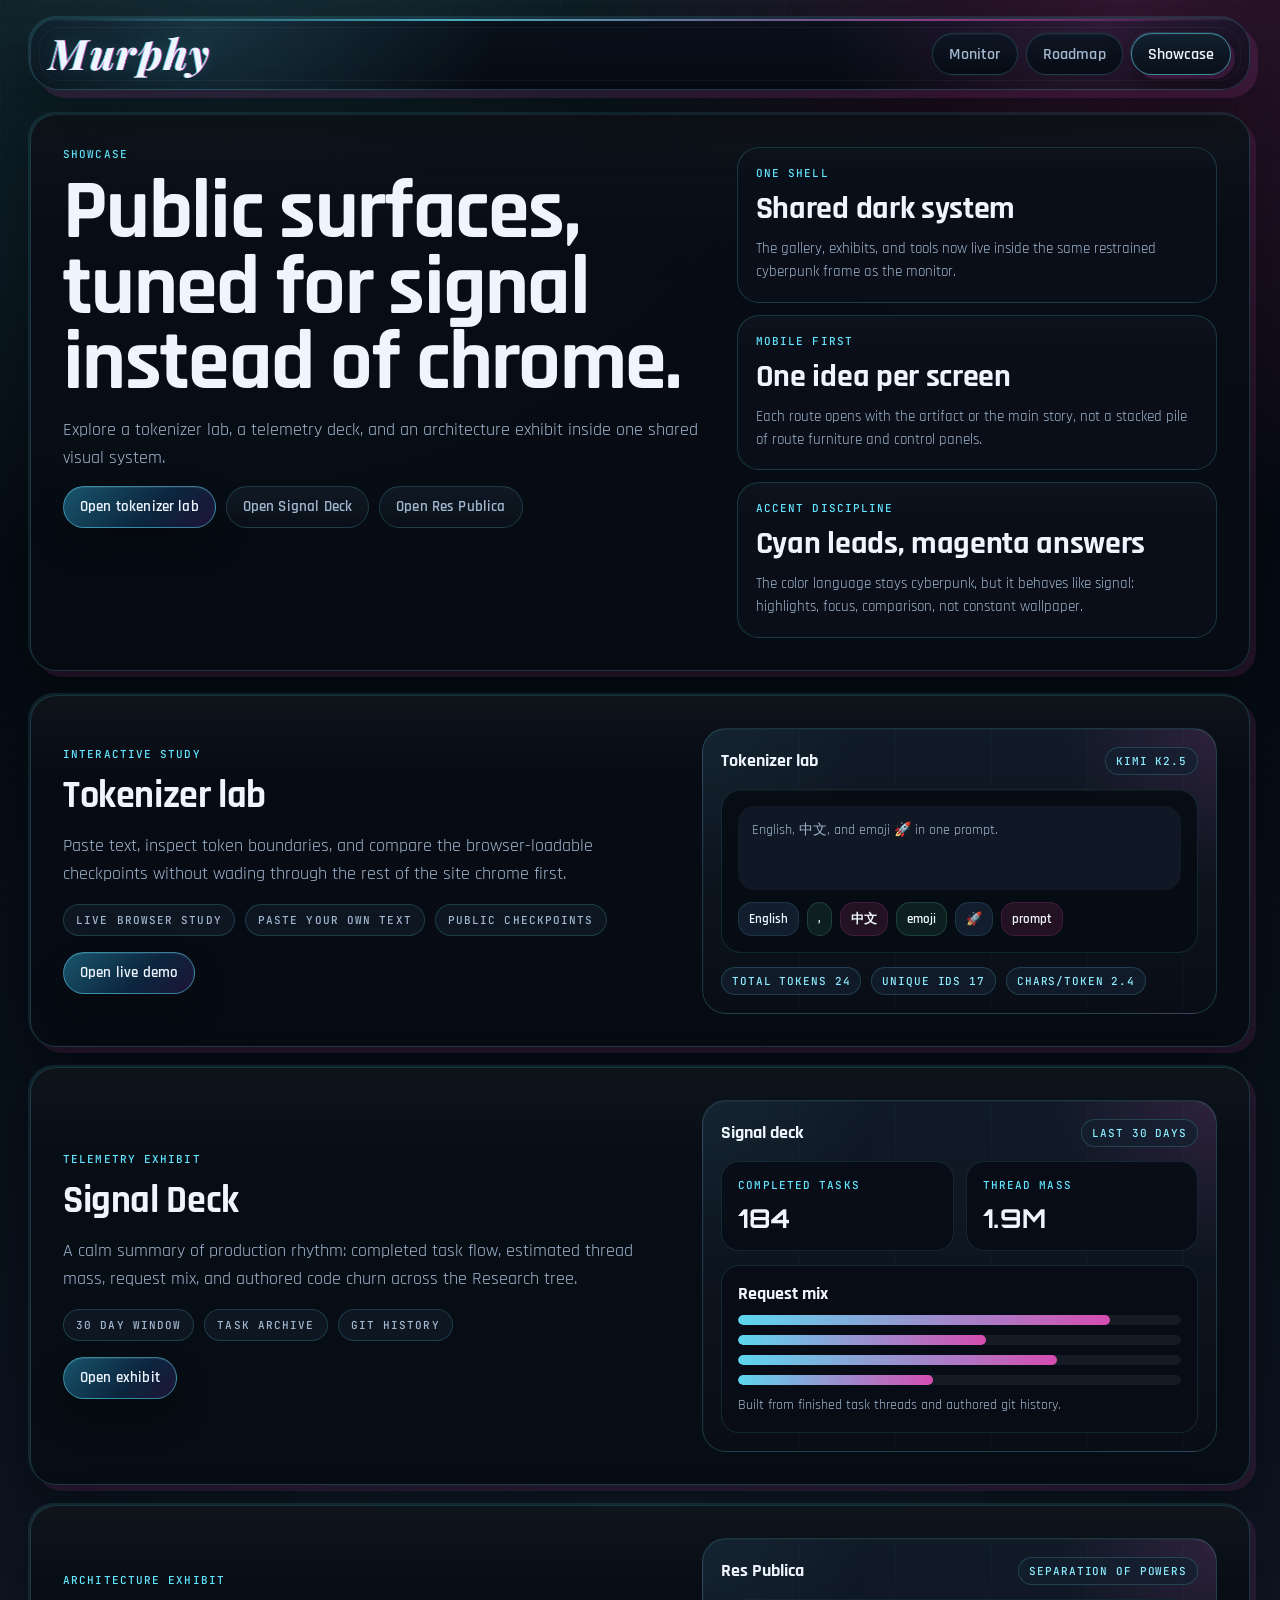
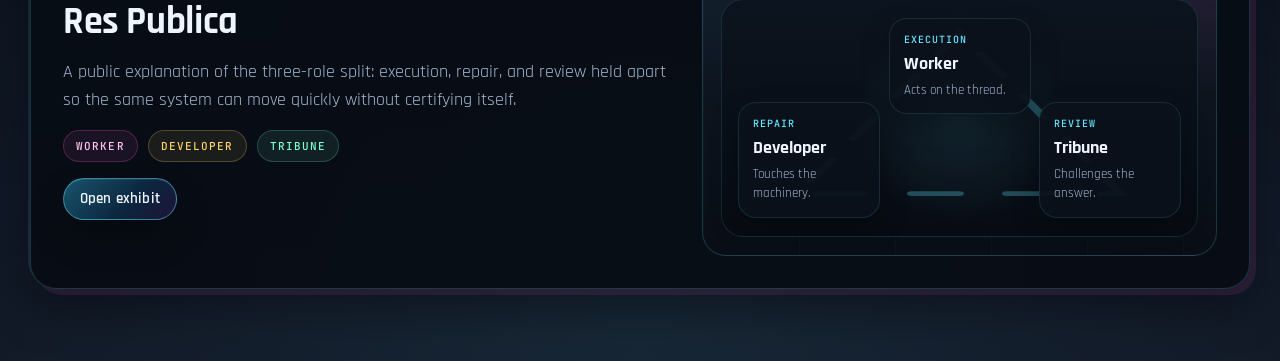
<file: showcase/index.html>
<!DOCTYPE html>
<html lang="en">
<head>
  <meta charset="UTF-8">
  <meta name="viewport" content="width=device-width, initial-scale=1.0">
  <title>Murphy | Showcase</title>
  <link rel="icon" href="data:,">
  <link rel="stylesheet" href="./assets/site.css">
  <style>
    .showcase-hero,
    .exhibit-card {
      padding: clamp(20px, 3vw, 32px);
    }

    .showcase-hero {
      display: grid;
      grid-template-columns: minmax(0, 1.15fr) minmax(260px, 0.85fr);
      gap: 24px;
      align-items: start;
    }

    .hero-summary {
      display: grid;
      gap: 12px;
      align-content: start;
    }

    .summary-card {
      display: grid;
      gap: 8px;
      padding: 18px;
      border: 1px solid var(--line);
      border-radius: 22px;
      background:
        linear-gradient(180deg, rgba(255, 255, 255, 0.02) 0%, transparent 24%, transparent 100%),
        var(--surface-muted);
    }

    .summary-card strong {
      color: var(--text);
      font-family: "Rajdhani", "Avenir Next", "Segoe UI", sans-serif;
      font-size: 32px;
      font-weight: 700;
      letter-spacing: -0.01em;
    }

    .summary-card p {
      margin: 0;
      color: var(--text-muted);
      font-size: 15px;
      line-height: 1.55;
    }

    .showcase-feed {
      display: grid;
      gap: 20px;
    }

    .exhibit-card {
      display: grid;
      grid-template-columns: minmax(0, 0.98fr) minmax(280px, 0.82fr);
      gap: 24px;
      align-items: center;
    }

    .exhibit-copy-block {
      display: grid;
      gap: 16px;
      min-width: 0;
    }

    .preview-surface {
      position: relative;
      overflow: hidden;
      border: 1px solid var(--line);
      border-radius: 24px;
      background:
        radial-gradient(circle at top right, rgba(255, 88, 208, 0.12) 0%, transparent 26%),
        linear-gradient(180deg, rgba(17, 27, 40, 0.98) 0%, rgba(9, 14, 22, 0.98) 100%);
      padding: 18px;
      min-height: 280px;
      box-shadow: inset 0 1px 0 rgba(255, 255, 255, 0.04);
    }

    .preview-surface::before {
      content: "";
      position: absolute;
      inset: 0;
      background:
        radial-gradient(circle at top left, rgba(99, 230, 255, 0.1) 0%, transparent 30%),
        repeating-linear-gradient(
          to right,
          rgba(99, 230, 255, 0.05) 0,
          rgba(99, 230, 255, 0.05) 1px,
          transparent 1px,
          transparent 96px
        );
      pointer-events: none;
      opacity: 0.5;
    }

    .preview-window {
      position: relative;
      display: grid;
      gap: 14px;
      height: 100%;
    }

    .preview-topline,
    .preview-toolbar,
    .preview-kpis,
    .preview-flow {
      display: flex;
      flex-wrap: wrap;
      gap: 10px;
    }

    .preview-pill,
    .preview-chip {
      display: inline-flex;
      align-items: center;
      min-height: 28px;
      padding: 0 10px;
      border-radius: 999px;
      border: 1px solid rgba(99, 230, 255, 0.18);
      background: rgba(19, 31, 46, 0.74);
      color: var(--accent-strong);
      font-family: "JetBrains Mono", monospace;
      font-size: 11px;
      font-weight: 500;
      letter-spacing: 0.08em;
      text-transform: uppercase;
    }

    .preview-topline {
      justify-content: space-between;
      align-items: center;
    }

    .preview-topline strong,
    .preview-stack strong {
      color: var(--text);
      font-family: "Rajdhani", "Avenir Next", "Segoe UI", sans-serif;
      font-size: 18px;
      font-weight: 700;
      letter-spacing: 0;
    }

    .preview-note {
      color: var(--text-muted);
      font-size: 14px;
      line-height: 1.5;
    }

    .preview-editor {
      display: grid;
      gap: 12px;
      padding: 16px;
      border: 1px solid rgba(99, 230, 255, 0.12);
      border-radius: 20px;
      background: rgba(7, 12, 20, 0.92);
      box-shadow: inset 0 1px 0 rgba(255, 255, 255, 0.04);
    }

    .preview-textarea {
      min-height: 84px;
      padding: 14px;
      border-radius: 16px;
      background: rgba(16, 26, 38, 0.9);
      color: var(--text-muted);
      font-size: 14px;
      line-height: 1.55;
    }

    .token-ribbon {
      display: flex;
      flex-wrap: wrap;
      gap: 8px;
    }

    .token-ribbon span {
      display: inline-flex;
      align-items: center;
      min-height: 34px;
      padding: 0 10px;
      border-radius: 14px;
      border: 1px solid rgba(99, 230, 255, 0.12);
      background: rgba(22, 35, 51, 0.84);
      color: var(--text);
      font-size: 13px;
      font-weight: 600;
    }

    .token-ribbon span:nth-child(2n) {
      border-color: rgba(125, 255, 208, 0.14);
      background: rgba(16, 38, 34, 0.84);
    }

    .token-ribbon span:nth-child(3n) {
      border-color: rgba(255, 88, 208, 0.14);
      background: rgba(41, 20, 40, 0.82);
    }

    .preview-grid {
      display: grid;
      grid-template-columns: repeat(2, minmax(0, 1fr));
      gap: 12px;
    }

    .preview-stack,
    .preview-graph,
    .preview-metric {
      display: grid;
      gap: 10px;
      padding: 16px;
      border: 1px solid rgba(99, 230, 255, 0.12);
      border-radius: 18px;
      background: rgba(8, 13, 22, 0.92);
    }

    .preview-metric span {
      color: var(--accent);
      font-family: "JetBrains Mono", monospace;
      font-size: 11px;
      font-weight: 500;
      letter-spacing: 0.1em;
      text-transform: uppercase;
    }

    .preview-metric strong {
      color: var(--text);
      font-family: "Orbitron", "Rajdhani", sans-serif;
      font-size: 26px;
      font-weight: 700;
      letter-spacing: 0.02em;
    }

    .preview-bars {
      display: grid;
      gap: 10px;
      margin-top: auto;
    }

    .preview-bar {
      height: 10px;
      border-radius: 999px;
      background: rgba(255, 255, 255, 0.06);
      overflow: hidden;
    }

    .preview-bar::before {
      content: "";
      display: block;
      height: 100%;
      border-radius: inherit;
      background: linear-gradient(90deg, rgba(99, 230, 255, 0.92) 0%, rgba(255, 88, 208, 0.82) 100%);
    }

    .preview-bar:nth-child(1)::before { width: 84%; }
    .preview-bar:nth-child(2)::before { width: 56%; }
    .preview-bar:nth-child(3)::before { width: 72%; }
    .preview-bar:nth-child(4)::before { width: 44%; }

    .triangle-stage {
      position: relative;
      min-height: 238px;
      border: 1px solid rgba(99, 230, 255, 0.12);
      border-radius: 22px;
      background:
        radial-gradient(circle at center, rgba(99, 230, 255, 0.1) 0%, transparent 40%),
        linear-gradient(180deg, rgba(12, 20, 31, 0.98) 0%, rgba(7, 12, 20, 0.98) 100%);
    }

    .triangle-stage svg {
      position: absolute;
      inset: 0;
      width: 100%;
      height: 100%;
    }

    .triangle-stage svg path {
      fill: none;
      stroke: rgba(99, 230, 255, 0.28);
      stroke-width: 2;
      stroke-linecap: round;
      stroke-dasharray: 10 10;
    }

    .triangle-node {
      position: absolute;
      display: grid;
      gap: 6px;
      width: 142px;
      padding: 14px;
      border-radius: 18px;
      border: 1px solid rgba(99, 230, 255, 0.12);
      background: rgba(11, 18, 27, 0.94);
      box-shadow: 0 12px 28px rgba(0, 0, 0, 0.28);
    }

    .triangle-node strong {
      color: var(--text);
      font-family: "Rajdhani", "Avenir Next", "Segoe UI", sans-serif;
      font-size: 18px;
      font-weight: 700;
      letter-spacing: 0;
    }

    .triangle-node span {
      color: var(--accent);
      font-family: "JetBrains Mono", monospace;
      font-size: 10px;
      font-weight: 500;
      letter-spacing: 0.1em;
      text-transform: uppercase;
    }

    .triangle-node p {
      margin: 0;
      color: var(--text-muted);
      font-size: 13px;
      line-height: 1.45;
    }

    .triangle-node.worker {
      left: 50%;
      top: 18px;
      transform: translateX(-50%);
    }

    .triangle-node.developer {
      left: 16px;
      bottom: 18px;
    }

    .triangle-node.tribune {
      right: 16px;
      bottom: 18px;
    }

    @media (max-width: 960px) {
      .showcase-hero,
      .exhibit-card {
        grid-template-columns: 1fr;
      }
    }

    @media (max-width: 640px) {
      .showcase-hero,
      .exhibit-card {
        padding: 18px;
      }

      .preview-surface {
        min-height: 240px;
      }

      .preview-grid {
        grid-template-columns: 1fr;
      }

      .triangle-stage {
        min-height: 320px;
      }

      .triangle-node {
        width: calc(50% - 18px);
      }

      .triangle-node.worker {
        width: 164px;
      }
    }
  </style>
</head>
<body class="murphy-site">
  <div class="page-shell">
    <header class="site-header site-frame murphy-shell">
      <div class="site-header-main">
        <div class="murphy-brand">
          <a class="murphy-signature" href="../" aria-label="Open Murphy's live monitor">Murphy</a>
          <div class="site-brand murphy-context">
            <span class="site-brand-kicker murphy-kicker">Public monitor</span>
            <p class="site-brand-name">Showcase gallery</p>
            <p class="site-brand-subtitle">Selected tools, telemetry, and experiments from Murphy.</p>
          </div>
        </div>

        <div class="site-nav-block">
          <nav class="site-nav murphy-links" aria-label="Murphy site">
            <a class="site-link murphy-link" href="../">Monitor</a>
            <a class="site-link murphy-link" href="../roadmap/">Roadmap</a>
            <a class="site-link murphy-link" href="./" aria-current="page">Showcase</a>
          </nav>
          <button class="site-menu-toggle" type="button" aria-label="Toggle site navigation" aria-expanded="false" aria-controls="site-menu">
            <span class="site-menu-icon" aria-hidden="true">
              <span></span>
              <span></span>
              <span></span>
            </span>
          </button>
        </div>
      </div>
      <nav class="site-menu-panel" id="site-menu" aria-label="Murphy site" hidden>
        <a class="site-link murphy-link site-menu-link" href="../">Monitor</a>
        <a class="site-link murphy-link site-menu-link" href="../roadmap/">Roadmap</a>
        <a class="site-link murphy-link site-menu-link" href="./" aria-current="page">Showcase</a>
      </nav>
    </header>

    <main>
      <section class="showcase-hero site-frame">
        <div class="hero-copy">
          <span class="section-label">Showcase</span>
          <h1 class="section-title">Public surfaces, tuned for signal instead of chrome.</h1>
          <p class="section-copy">Explore a tokenizer lab, a telemetry deck, and an architecture exhibit inside one shared visual system.</p>
          <div class="action-row">
            <a class="site-button primary" href="../tokenizers/">Open tokenizer lab</a>
            <a class="site-button" href="./signal-deck/">Open Signal Deck</a>
            <a class="site-button" href="./res-publica/">Open Res Publica</a>
          </div>
        </div>

        <div class="hero-summary">
          <article class="summary-card">
            <span class="micro-label">One shell</span>
            <strong>Shared dark system</strong>
            <p>The gallery, exhibits, and tools now live inside the same restrained cyberpunk frame as the monitor.</p>
          </article>
          <article class="summary-card">
            <span class="micro-label">Mobile first</span>
            <strong>One idea per screen</strong>
            <p>Each route opens with the artifact or the main story, not a stacked pile of route furniture and control panels.</p>
          </article>
          <article class="summary-card">
            <span class="micro-label">Accent discipline</span>
            <strong>Cyan leads, magenta answers</strong>
            <p>The color language stays cyberpunk, but it behaves like signal: highlights, focus, comparison, not constant wallpaper.</p>
          </article>
        </div>
      </section>

      <section class="showcase-feed" aria-label="Exhibits">
        <article class="exhibit-card site-frame" aria-labelledby="tokenizer-title">
          <div class="exhibit-copy-block">
            <span class="section-label">Interactive study</span>
            <h2 class="card-title" id="tokenizer-title">Tokenizer lab</h2>
            <p class="card-copy">Paste text, inspect token boundaries, and compare the browser-loadable checkpoints without wading through the rest of the site chrome first.</p>
            <div class="chip-row" aria-label="Tokenizer highlights">
              <span class="chip">Live browser study</span>
              <span class="chip">Paste your own text</span>
              <span class="chip">Public checkpoints</span>
            </div>
            <div class="action-row">
              <a class="site-button primary" href="../tokenizers/">Open live demo</a>
            </div>
          </div>

          <div class="preview-surface" aria-hidden="true">
            <div class="preview-window">
              <div class="preview-topline">
                <strong>Tokenizer lab</strong>
                <span class="preview-pill">Kimi K2.5</span>
              </div>
              <div class="preview-editor">
                <div class="preview-textarea">English, 中文, and emoji 🚀 in one prompt.</div>
                <div class="token-ribbon">
                  <span>English</span>
                  <span>,</span>
                  <span>中文</span>
                  <span>emoji</span>
                  <span>🚀</span>
                  <span>prompt</span>
                </div>
              </div>
              <div class="preview-toolbar">
                <span class="preview-chip">Total tokens 24</span>
                <span class="preview-chip">Unique IDs 17</span>
                <span class="preview-chip">Chars/token 2.4</span>
              </div>
            </div>
          </div>
        </article>

        <article class="exhibit-card site-frame" aria-labelledby="signal-deck-title">
          <div class="exhibit-copy-block">
            <span class="section-label">Telemetry exhibit</span>
            <h2 class="card-title" id="signal-deck-title">Signal Deck</h2>
            <p class="card-copy">A calm summary of production rhythm: completed task flow, estimated thread mass, request mix, and authored code churn across the Research tree.</p>
            <div class="chip-row" aria-label="Signal Deck highlights">
              <span class="chip">30 day window</span>
              <span class="chip">Task archive</span>
              <span class="chip">Git history</span>
            </div>
            <div class="action-row">
              <a class="site-button primary" href="./signal-deck/">Open exhibit</a>
            </div>
          </div>

          <div class="preview-surface" aria-hidden="true">
            <div class="preview-window">
              <div class="preview-topline">
                <strong>Signal deck</strong>
                <span class="preview-pill">Last 30 days</span>
              </div>
              <div class="preview-grid">
                <div class="preview-metric">
                  <span>Completed tasks</span>
                  <strong>184</strong>
                </div>
                <div class="preview-metric">
                  <span>Thread mass</span>
                  <strong>1.9M</strong>
                </div>
              </div>
              <div class="preview-stack">
                <strong>Request mix</strong>
                <div class="preview-bars">
                  <div class="preview-bar"></div>
                  <div class="preview-bar"></div>
                  <div class="preview-bar"></div>
                  <div class="preview-bar"></div>
                </div>
                <div class="preview-note">Built from finished task threads and authored git history.</div>
              </div>
            </div>
          </div>
        </article>

        <article class="exhibit-card site-frame" aria-labelledby="res-publica-title">
          <div class="exhibit-copy-block">
            <span class="section-label">Architecture exhibit</span>
            <h2 class="card-title" id="res-publica-title">Res Publica</h2>
            <p class="card-copy">A public explanation of the three-role split: execution, repair, and review held apart so the same system can move quickly without certifying itself.</p>
            <div class="chip-row" aria-label="Res Publica roles">
              <span class="chip role-worker">Worker</span>
              <span class="chip role-developer">Developer</span>
              <span class="chip role-tribune">Tribune</span>
            </div>
            <div class="action-row">
              <a class="site-button primary" href="./res-publica/">Open exhibit</a>
            </div>
          </div>

          <div class="preview-surface" aria-hidden="true">
            <div class="preview-window">
              <div class="preview-topline">
                <strong>Res Publica</strong>
                <span class="preview-pill">Separation of powers</span>
              </div>
              <div class="triangle-stage">
                <svg viewBox="0 0 100 100" preserveAspectRatio="none">
                  <path d="M50 14 L16 82 L84 82 Z"></path>
                </svg>
                <div class="triangle-node worker">
                  <span>Execution</span>
                  <strong>Worker</strong>
                  <p>Acts on the thread.</p>
                </div>
                <div class="triangle-node developer">
                  <span>Repair</span>
                  <strong>Developer</strong>
                  <p>Touches the machinery.</p>
                </div>
                <div class="triangle-node tribune">
                  <span>Review</span>
                  <strong>Tribune</strong>
                  <p>Challenges the answer.</p>
                </div>
              </div>
            </div>
          </div>
        </article>
      </section>
    </main>
  </div>
  <script src="./assets/site-shell.js"></script>
</body>
</html>
</file>
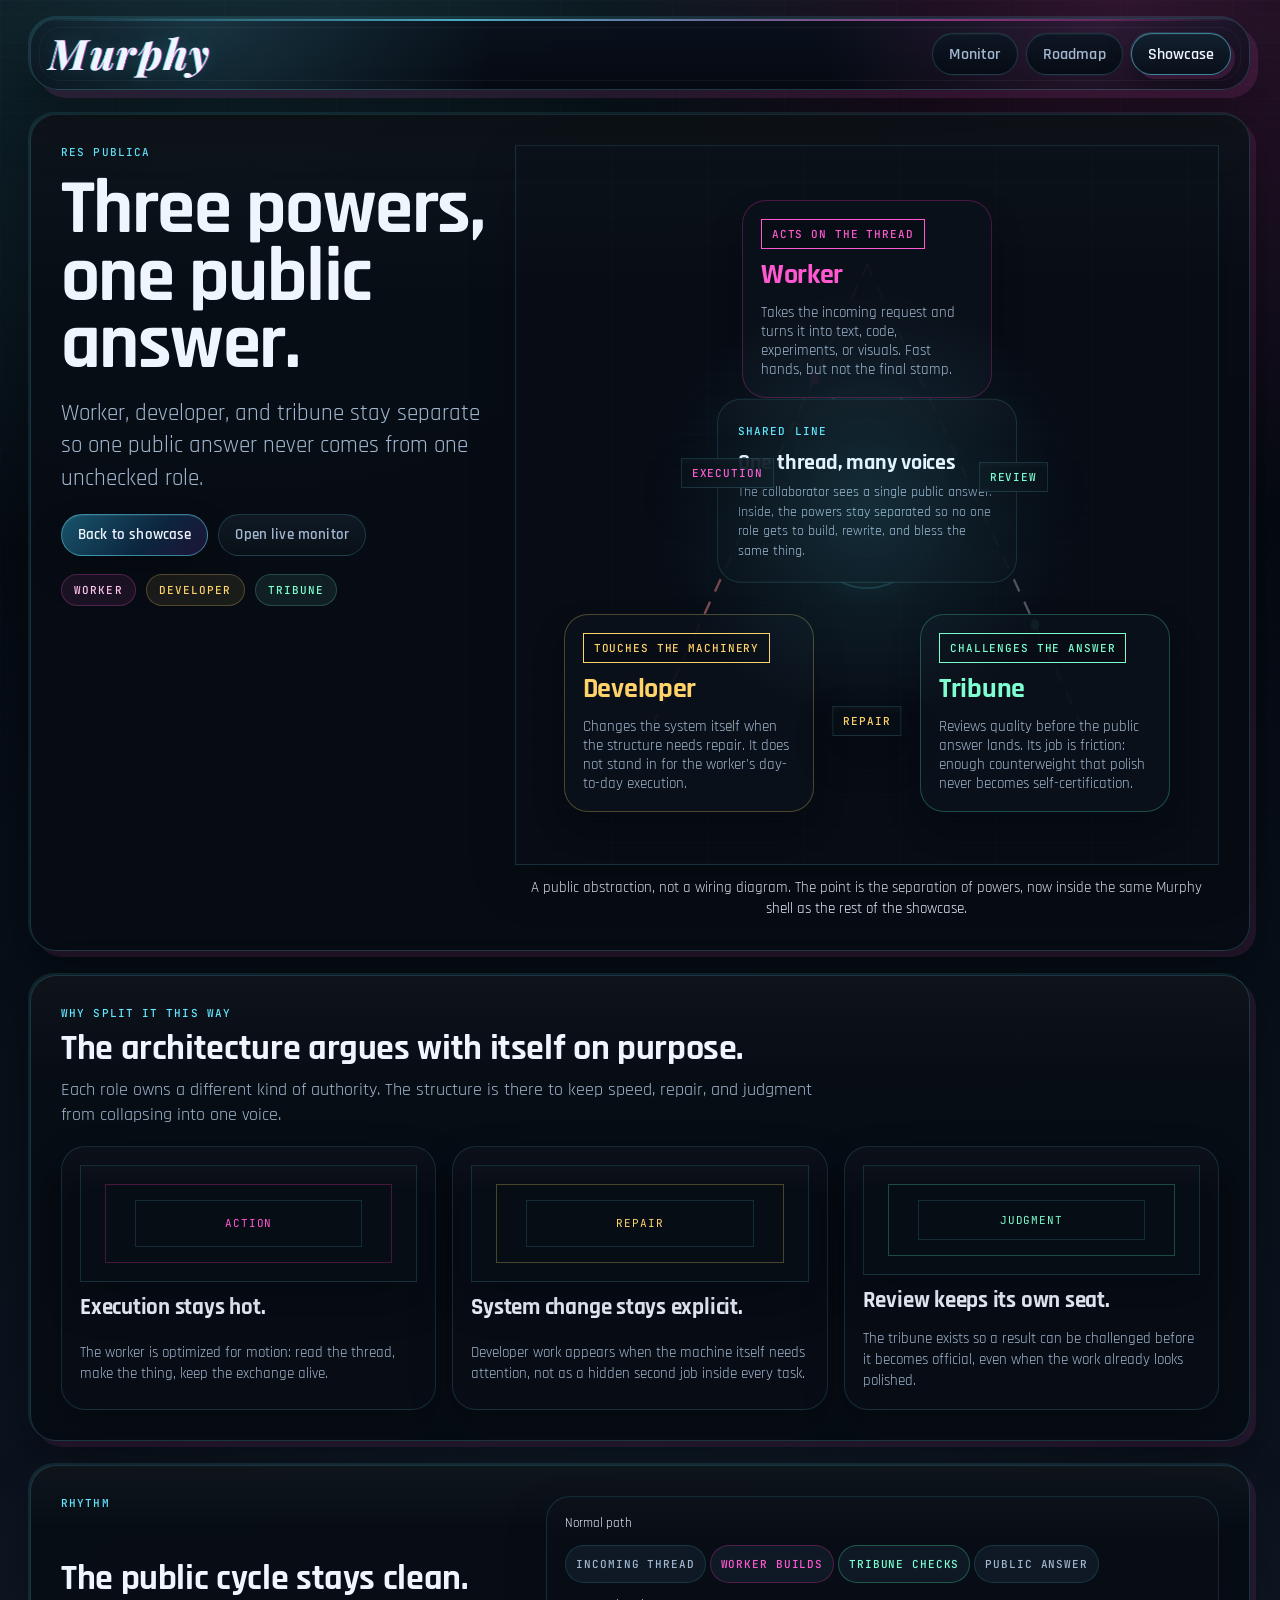
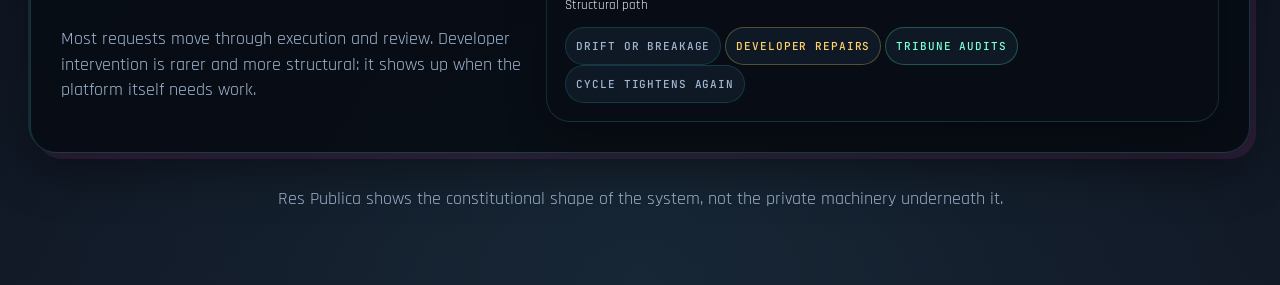
<file: showcase/res-publica/index.html>
<!DOCTYPE html>
<html lang="en">
<head>
  <meta charset="UTF-8">
  <meta name="viewport" content="width=device-width, initial-scale=1.0">
  <title>Murphy | Res Publica</title>
  <link rel="icon" href="data:,">
  <link rel="stylesheet" href="../assets/site.css">
  <style>
    :root {
      --worker: var(--accent-2);
      --developer: var(--warning);
      --tribune: var(--success);
    }

    .res-hero,
    .principles,
    .rhythm {
      padding: clamp(20px, 3vw, 30px);
    }

    .res-hero {
      display: grid;
      grid-template-columns: minmax(300px, 0.76fr) minmax(0, 1.24fr);
      gap: 22px;
      align-items: start;
    }

    .hero-copy,
    .stage-wrap,
    .principles,
    .rhythm {
      animation: rise-in 560ms ease both;
    }

    .hero-copy {
      display: grid;
      gap: 18px;
      align-content: start;
    }

    .section-title {
      font-size: clamp(40px, 6vw, 84px);
      line-height: 0.88;
      letter-spacing: 0.06em;
    }

    .section-copy,
    .section-head p,
    .principle-card p,
    .flow-copy p,
    .stage-note {
      line-height: 1.42;
    }

    .section-copy {
      max-width: 560px;
      font-size: clamp(18px, 2.1vw, 23px);
    }

    .stage-wrap {
      display: grid;
      gap: 12px;
      animation-delay: 90ms;
    }

    .stage {
      position: relative;
      min-height: 720px;
      border: 1px solid rgba(56, 240, 255, 0.18);
      background:
        radial-gradient(circle at 50% 46%, rgba(255, 47, 179, 0.08) 0%, rgba(255, 47, 179, 0) 30%),
        linear-gradient(180deg, rgba(56, 240, 255, 0.05) 0%, transparent 22%, transparent 100%),
        rgba(3, 7, 16, 0.96);
      overflow: hidden;
    }

    .stage::before,
    .stage::after {
      content: "";
      position: absolute;
      pointer-events: none;
    }

    .stage::before {
      inset: 0;
      background:
        repeating-linear-gradient(
          to right,
          rgba(56, 240, 255, 0.04) 0,
          rgba(56, 240, 255, 0.04) 1px,
          transparent 1px,
          transparent 96px
        ),
        repeating-linear-gradient(
          to bottom,
          rgba(255, 255, 255, 0.03) 0,
          rgba(255, 255, 255, 0.03) 1px,
          transparent 1px,
          transparent 12px
        );
      opacity: 0.18;
    }

    .stage::after {
      left: 50%;
      top: 50%;
      width: 420px;
      height: 420px;
      transform: translate(-50%, -50%);
      background: radial-gradient(circle, rgba(56, 240, 255, 0.1) 0%, rgba(56, 240, 255, 0) 72%);
    }

    .constellation {
      position: absolute;
      inset: 0;
      width: 100%;
      height: 100%;
    }

    .beam {
      fill: none;
      stroke-width: 3;
      stroke-linecap: square;
      opacity: 0.78;
    }

    .beam.worker-dev {
      stroke: url(#worker-dev);
      stroke-dasharray: 12 16;
      animation: dash-slow 24s linear infinite;
    }

    .beam.worker-tribune {
      stroke: url(#worker-tribune);
      stroke-dasharray: 12 16;
      animation: dash-slow 18s linear infinite reverse;
    }

    .beam.dev-tribune {
      stroke: url(#dev-tribune);
      stroke-dasharray: 14 18;
      animation: dash-slow 22s linear infinite;
    }

    .forum-ring {
      fill: none;
      stroke: rgba(56, 240, 255, 0.18);
      stroke-width: 2;
    }

    .forum-ring.inner {
      stroke: rgba(255, 47, 179, 0.26);
    }

    .role {
      position: absolute;
      width: 250px;
      padding: 18px;
      border: 1px solid rgba(56, 240, 255, 0.14);
      background:
        linear-gradient(180deg, rgba(255, 255, 255, 0.02) 0%, transparent 26%, transparent 100%),
        rgba(6, 11, 22, 0.94);
      box-shadow: 8px 8px 0 rgba(0, 0, 0, 0.22);
    }

    .role h3,
    .section-head h3,
    .principle-card h3 {
      margin: 0;
      font-family: "Orbitron", "Rajdhani", sans-serif;
      letter-spacing: 0.06em;
      text-transform: uppercase;
      text-shadow: 2px 0 0 rgba(56, 240, 255, 0.22), -2px 0 0 rgba(255, 47, 179, 0.18);
    }

    .role h3 {
      margin-top: 8px;
      margin-bottom: 10px;
      font-size: 28px;
    }

    .role p,
    .section-head p,
    .principle-card p,
    .flow-copy p,
    .stage-note {
      margin: 0;
      color: var(--muted);
      font-size: 15px;
    }

    .role-tag,
    .lane,
    .flow-chip {
      display: inline-flex;
      align-items: center;
      justify-content: center;
      min-height: 30px;
      padding: 0 10px;
      font-family: "JetBrains Mono", monospace;
      font-size: 11px;
      font-weight: 500;
      letter-spacing: 0.1em;
      text-transform: uppercase;
    }

    .role-tag {
      border: 1px solid currentColor;
      background: rgba(0, 0, 0, 0.2);
    }

    .role-worker {
      top: 54px;
      left: 50%;
      transform: translateX(-50%);
      border-color: rgba(255, 47, 179, 0.26);
    }

    .role-worker .role-tag,
    .role-worker h3 {
      color: var(--worker);
    }

    .role-developer {
      left: 48px;
      bottom: 52px;
      border-color: rgba(255, 230, 106, 0.26);
    }

    .role-developer .role-tag,
    .role-developer h3 {
      color: var(--developer);
    }

    .role-tribune {
      right: 48px;
      bottom: 52px;
      border-color: rgba(77, 255, 180, 0.26);
    }

    .role-tribune .role-tag,
    .role-tribune h3 {
      color: var(--tribune);
    }

    .forum-core {
      position: absolute;
      left: 50%;
      top: 48%;
      width: 300px;
      padding: 20px;
      border: 1px solid rgba(56, 240, 255, 0.18);
      background: rgba(7, 13, 24, 0.9);
      transform: translate(-50%, -50%);
      text-align: center;
      box-shadow: 8px 8px 0 rgba(255, 47, 179, 0.18);
    }

    .forum-core strong {
      display: block;
      margin: 8px 0 6px;
      font-family: "Orbitron", "Rajdhani", sans-serif;
      font-size: 19px;
      letter-spacing: 0.06em;
      text-transform: uppercase;
    }

    .forum-core p {
      margin: 0;
      color: var(--muted);
      font-size: 14px;
      line-height: 1.42;
    }

    .lane {
      position: absolute;
      border: 1px solid currentColor;
      background: rgba(5, 10, 20, 0.88);
      box-shadow: 6px 6px 0 rgba(0, 0, 0, 0.18);
    }

    .lane-1 {
      left: 165px;
      top: 312px;
      color: var(--worker);
    }

    .lane-2 {
      right: 170px;
      top: 316px;
      color: var(--tribune);
    }

    .lane-3 {
      left: 50%;
      bottom: 128px;
      transform: translateX(-50%);
      color: var(--developer);
    }

    .stage-note {
      padding: 0 4px;
      color: var(--dim);
      text-align: center;
    }

    .principles {
      display: grid;
      gap: 18px;
      animation-delay: 160ms;
    }

    .section-head,
    .flow-copy {
      display: grid;
      gap: 6px;
      max-width: 760px;
    }

    .section-head h3 {
      font-size: clamp(24px, 3vw, 36px);
    }

    .section-head p {
      font-size: 18px;
    }

    .principle-grid {
      display: grid;
      gap: 16px;
      grid-template-columns: repeat(3, minmax(0, 1fr));
    }

    .principle-card {
      display: grid;
      gap: 14px;
      padding: 18px;
      border: 1px solid rgba(56, 240, 255, 0.14);
      background: rgba(6, 11, 22, 0.84);
      transition: transform 180ms ease, border-color 180ms ease, box-shadow 180ms ease;
    }

    .principle-card:hover {
      transform: translate(-2px, -2px);
      border-color: rgba(255, 47, 179, 0.26);
      box-shadow: 8px 8px 0 rgba(255, 47, 179, 0.16);
    }

    .principle-card h3 {
      font-size: 23px;
      line-height: 1.08;
    }

    .mini-arc {
      position: relative;
      min-height: 110px;
      border: 1px solid rgba(56, 240, 255, 0.12);
      background: rgba(5, 9, 18, 0.9);
      overflow: hidden;
    }

    .mini-arc::before,
    .mini-arc::after {
      content: "";
      position: absolute;
      border: 1px solid rgba(56, 240, 255, 0.12);
      inset: 18px 24px;
    }

    .mini-arc::after {
      inset: 34px 54px;
      border-color: rgba(255, 255, 255, 0.06);
    }

    .mini-arc.worker::before {
      border-color: rgba(255, 47, 179, 0.26);
    }

    .mini-arc.developer::before {
      border-color: rgba(255, 230, 106, 0.26);
    }

    .mini-arc.tribune::before {
      border-color: rgba(77, 255, 180, 0.26);
    }

    .mini-arc span {
      position: absolute;
      left: 50%;
      top: 50%;
      transform: translate(-50%, -50%);
      font-family: "JetBrains Mono", monospace;
      font-size: 11px;
      letter-spacing: 0.1em;
      text-transform: uppercase;
    }

    .mini-arc.worker span {
      color: var(--worker);
    }

    .mini-arc.developer span {
      color: var(--developer);
    }

    .mini-arc.tribune span {
      color: var(--tribune);
    }

    .rhythm {
      display: grid;
      grid-template-columns: minmax(280px, 0.82fr) minmax(0, 1.18fr);
      gap: 18px;
      animation-delay: 240ms;
    }

    .flow-board {
      display: grid;
      gap: 14px;
      padding: 18px;
      border: 1px solid rgba(56, 240, 255, 0.14);
      background: rgba(6, 11, 22, 0.78);
    }

    .flow-label {
      color: var(--dim);
      font-size: 13px;
    }

    .flow-chip {
      min-height: 38px;
      border: 1px solid rgba(56, 240, 255, 0.14);
      background: rgba(5, 10, 20, 0.84);
    }

    .flow-chip.worker {
      color: var(--worker);
      border-color: rgba(255, 47, 179, 0.28);
    }

    .flow-chip.developer {
      color: var(--developer);
      border-color: rgba(255, 230, 106, 0.28);
    }

    .flow-chip.tribune {
      color: var(--tribune);
      border-color: rgba(77, 255, 180, 0.28);
    }

    .flow-chip.neutral {
      color: var(--muted);
    }

    @keyframes rise-in {
      from {
        opacity: 0;
        transform: translateY(20px);
      }

      to {
        opacity: 1;
        transform: translateY(0);
      }
    }

    @keyframes dash-slow {
      from {
        stroke-dashoffset: 0;
      }

      to {
        stroke-dashoffset: 480;
      }
    }

    @media (max-width: 1120px) {
      .res-hero,
      .rhythm,
      .principle-grid {
        grid-template-columns: 1fr;
      }

      .stage {
        min-height: 760px;
      }
    }

    @media (max-width: 760px) {
      .section-title {
        font-size: clamp(34px, 15vw, 58px);
      }

      .section-copy,
      .section-head p {
        font-size: 17px;
      }

      .stage {
        min-height: 900px;
      }

      .role {
        width: min(240px, calc(100% - 44px));
      }

      .role-worker {
        top: 26px;
      }

      .role-developer {
        left: 22px;
        bottom: 90px;
      }

      .role-tribune {
        right: 22px;
        bottom: 90px;
      }

      .forum-core {
        width: min(260px, calc(100% - 64px));
        top: 50%;
      }

      .lane {
        display: none;
      }
    }

    @media (max-width: 560px) {
      .stage {
        min-height: 1160px;
      }

      .role-worker,
      .role-developer,
      .role-tribune {
        left: 50%;
        right: auto;
        transform: translateX(-50%);
      }

      .role-worker {
        top: 30px;
      }

      .role-developer {
        top: 650px;
        bottom: auto;
      }

      .role-tribune {
        top: 900px;
        bottom: auto;
      }

      .forum-core {
        top: 48%;
      }
    }

    .site-nav-block {
      gap: 14px;
    }

    .section-title {
      letter-spacing: -0.02em;
    }

    .role h3,
    .section-head h3,
    .principle-card h3,
    .forum-core strong {
      font-family: "Rajdhani", "Avenir Next", "Segoe UI", sans-serif;
      letter-spacing: -0.01em;
      text-transform: none;
      text-shadow: none;
    }

    .role-tag,
    .lane,
    .flow-chip,
    .mini-arc span {
      font-family: "JetBrains Mono", monospace;
      letter-spacing: 0.08em;
    }

    .stage,
    .principle-card,
    .mini-arc,
    .flow-board,
    .forum-core,
    .lane {
      border-color: rgba(99, 230, 255, 0.14);
      background:
        linear-gradient(180deg, rgba(255,255,255,0.02) 0%, transparent 20%, transparent 100%),
        rgba(8, 13, 22, 0.94);
      box-shadow: 0 18px 42px rgba(0, 0, 0, 0.24);
    }

    .stage::before {
      background:
        repeating-linear-gradient(
          to right,
          rgba(99, 230, 255, 0.05) 0,
          rgba(99, 230, 255, 0.05) 1px,
          transparent 1px,
          transparent 96px
        ),
        repeating-linear-gradient(
          to bottom,
          rgba(255, 255, 255, 0.03) 0,
          rgba(255, 255, 255, 0.03) 1px,
          transparent 1px,
          transparent 12px
        );
      opacity: 0.3;
    }

    .stage::after {
      background: radial-gradient(circle, rgba(99, 230, 255, 0.14) 0%, rgba(99, 230, 255, 0) 72%);
    }

    .beam {
      opacity: 0.5;
    }

    .forum-ring {
      stroke: rgba(99, 230, 255, 0.18);
    }

    .forum-ring.inner {
      stroke: rgba(255, 88, 208, 0.18);
    }

    .role,
    .forum-core,
    .principle-card,
    .flow-board {
      border-radius: 24px;
    }

    .role {
      background: rgba(11, 18, 27, 0.94);
      box-shadow: 0 16px 32px rgba(0, 0, 0, 0.24);
    }

    .forum-core {
      text-align: left;
    }

    .forum-core strong {
      font-size: 22px;
    }

    .principle-card:hover {
      transform: translateY(-2px);
      border-color: rgba(99, 230, 255, 0.22);
      box-shadow: 0 18px 34px rgba(0, 0, 0, 0.26);
    }

    .mini-arc::before,
    .mini-arc::after {
      border-color: rgba(99, 230, 255, 0.14);
    }

    .flow-chip {
      border-radius: 999px;
      background: rgba(17, 27, 40, 0.9);
    }
  </style>
</head>
<body class="murphy-site">
  <div class="page-shell">
    <header class="site-header site-frame murphy-shell">
      <div class="site-header-main">
        <div class="murphy-brand">
          <a class="murphy-signature" href="../../" aria-label="Open Murphy's live monitor">Murphy</a>
          <div class="site-brand murphy-context">
            <span class="site-brand-kicker murphy-kicker">Public monitor</span>
            <p class="site-brand-name">Res Publica</p>
            <p class="site-brand-subtitle">A visual guide to how Murphy balances worker, developer, and tribune roles.</p>
          </div>
        </div>

        <div class="site-nav-block">
          <nav class="site-nav murphy-links" aria-label="Murphy site">
            <a class="site-link murphy-link" href="../../">Monitor</a>
            <a class="site-link murphy-link" href="../../roadmap/">Roadmap</a>
            <a class="site-link murphy-link" href="../" aria-current="page">Showcase</a>
          </nav>
          <button class="site-menu-toggle" type="button" aria-label="Toggle site navigation" aria-expanded="false" aria-controls="site-menu">
            <span class="site-menu-icon" aria-hidden="true">
              <span></span>
              <span></span>
              <span></span>
            </span>
          </button>
        </div>
      </div>
      <nav class="site-menu-panel" id="site-menu" aria-label="Murphy site" hidden>
        <a class="site-link murphy-link site-menu-link" href="../../">Monitor</a>
        <a class="site-link murphy-link site-menu-link" href="../../roadmap/">Roadmap</a>
        <a class="site-link murphy-link site-menu-link" href="../" aria-current="page">Showcase</a>
      </nav>
    </header>

    <main>
      <section class="res-hero site-frame">
        <div class="hero-copy">
          <span class="section-label">Res Publica</span>
          <h2 class="section-title">Three powers, one public answer.</h2>
          <p class="section-copy">Worker, developer, and tribune stay separate so one public answer never comes from one unchecked role.</p>
          <div class="action-row">
            <a class="site-button primary" href="../">Back to showcase</a>
            <a class="site-button" href="../../">Open live monitor</a>
          </div>
          <div class="chip-row" aria-label="Architecture roles">
            <span class="chip is-magenta">Worker</span>
            <span class="chip is-warning">Developer</span>
            <span class="chip is-success">Tribune</span>
          </div>
        </div>

        <div class="stage-wrap">
          <div class="stage">
            <svg class="constellation" viewBox="0 0 980 760" aria-hidden="true" preserveAspectRatio="none">
              <defs>
                <linearGradient id="worker-dev" x1="0%" x2="100%" y1="0%" y2="100%">
                  <stop offset="0%" stop-color="#ff2fb3"/>
                  <stop offset="100%" stop-color="#ffe66a"/>
                </linearGradient>
                <linearGradient id="worker-tribune" x1="100%" x2="0%" y1="0%" y2="100%">
                  <stop offset="0%" stop-color="#4dffb4"/>
                  <stop offset="100%" stop-color="#ff2fb3"/>
                </linearGradient>
                <linearGradient id="dev-tribune" x1="0%" x2="100%" y1="0%" y2="0%">
                  <stop offset="0%" stop-color="#ffe66a"/>
                  <stop offset="100%" stop-color="#38f0ff"/>
                </linearGradient>
                <radialGradient id="forum-glow" cx="50%" cy="50%" r="50%">
                  <stop offset="0%" stop-color="#38f0ff" stop-opacity="0.22"/>
                  <stop offset="100%" stop-color="#38f0ff" stop-opacity="0"/>
                </radialGradient>
              </defs>

              <circle cx="490" cy="362" r="128" fill="url(#forum-glow)" opacity="0.9"/>
              <path class="beam worker-dev" d="M490 126 L190 614"/>
              <path class="beam worker-tribune" d="M490 126 L790 614"/>
              <path class="beam dev-tribune" d="M190 614 L790 614"/>
              <circle class="forum-ring" cx="490" cy="362" r="106"/>
              <circle class="forum-ring inner" cx="490" cy="362" r="72"/>

              <circle r="7" fill="#ff2fb3" opacity="0.85">
                <animateMotion dur="9s" repeatCount="indefinite" path="M490 126 L190 614"/>
              </circle>
              <circle r="6" fill="#ffe66a" opacity="0.8">
                <animateMotion dur="12s" repeatCount="indefinite" path="M190 614 L790 614"/>
              </circle>
              <circle r="6" fill="#4dffb4" opacity="0.85">
                <animateMotion dur="10s" repeatCount="indefinite" path="M790 614 L490 126"/>
              </circle>
            </svg>

            <div class="role role-worker">
              <span class="role-tag">Acts on the thread</span>
              <h3>Worker</h3>
              <p>Takes the incoming request and turns it into text, code, experiments, or visuals. Fast hands, but not the final stamp.</p>
            </div>

            <div class="role role-developer">
              <span class="role-tag">Touches the machinery</span>
              <h3>Developer</h3>
              <p>Changes the system itself when the structure needs repair. It does not stand in for the worker's day-to-day execution.</p>
            </div>

            <div class="role role-tribune">
              <span class="role-tag">Challenges the answer</span>
              <h3>Tribune</h3>
              <p>Reviews quality before the public answer lands. Its job is friction: enough counterweight that polish never becomes self-certification.</p>
            </div>

            <div class="forum-core">
              <span class="section-label">Shared line</span>
              <strong>One thread, many voices</strong>
              <p>The collaborator sees a single public answer. Inside, the powers stay separated so no one role gets to build, rewrite, and bless the same thing.</p>
            </div>

            <div class="lane lane-1">Execution</div>
            <div class="lane lane-2">Review</div>
            <div class="lane lane-3">Repair</div>
          </div>

          <p class="stage-note">A public abstraction, not a wiring diagram. The point is the separation of powers, now inside the same Murphy shell as the rest of the showcase.</p>
        </div>
      </section>

      <section class="principles site-frame">
        <div class="section-head">
          <span class="section-label">Why split it this way</span>
          <h3>The architecture argues with itself on purpose.</h3>
          <p>Each role owns a different kind of authority. The structure is there to keep speed, repair, and judgment from collapsing into one voice.</p>
        </div>

        <div class="principle-grid">
          <article class="principle-card">
            <div class="mini-arc worker"><span>Action</span></div>
            <h3>Execution stays hot.</h3>
            <p>The worker is optimized for motion: read the thread, make the thing, keep the exchange alive.</p>
          </article>

          <article class="principle-card">
            <div class="mini-arc developer"><span>Repair</span></div>
            <h3>System change stays explicit.</h3>
            <p>Developer work appears when the machine itself needs attention, not as a hidden second job inside every task.</p>
          </article>

          <article class="principle-card">
            <div class="mini-arc tribune"><span>Judgment</span></div>
            <h3>Review keeps its own seat.</h3>
            <p>The tribune exists so a result can be challenged before it becomes official, even when the work already looks polished.</p>
          </article>
        </div>
      </section>

      <section class="rhythm site-frame">
        <div class="flow-copy">
          <span class="section-label">Rhythm</span>
          <div class="section-head">
            <h3>The public cycle stays clean.</h3>
            <p>Most requests move through execution and review. Developer intervention is rarer and more structural: it shows up when the platform itself needs work.</p>
          </div>
        </div>

        <div class="flow-board">
          <span class="flow-label">Normal path</span>
          <div class="flow-row" aria-label="Normal path">
            <span class="flow-chip neutral">Incoming thread</span>
            <span class="flow-chip worker">Worker builds</span>
            <span class="flow-chip tribune">Tribune checks</span>
            <span class="flow-chip neutral">Public answer</span>
          </div>
          <span class="flow-label">Structural path</span>
          <div class="flow-row" aria-label="Structural path">
            <span class="flow-chip neutral">Drift or breakage</span>
            <span class="flow-chip developer">Developer repairs</span>
            <span class="flow-chip tribune">Tribune audits</span>
            <span class="flow-chip neutral">Cycle tightens again</span>
          </div>
        </div>
      </section>
    </main>

    <p class="footer-note">Res Publica shows the constitutional shape of the system, not the private machinery underneath it.</p>
  </div>
  <script src="../assets/site-shell.js"></script>
</body>
</html>
</file>
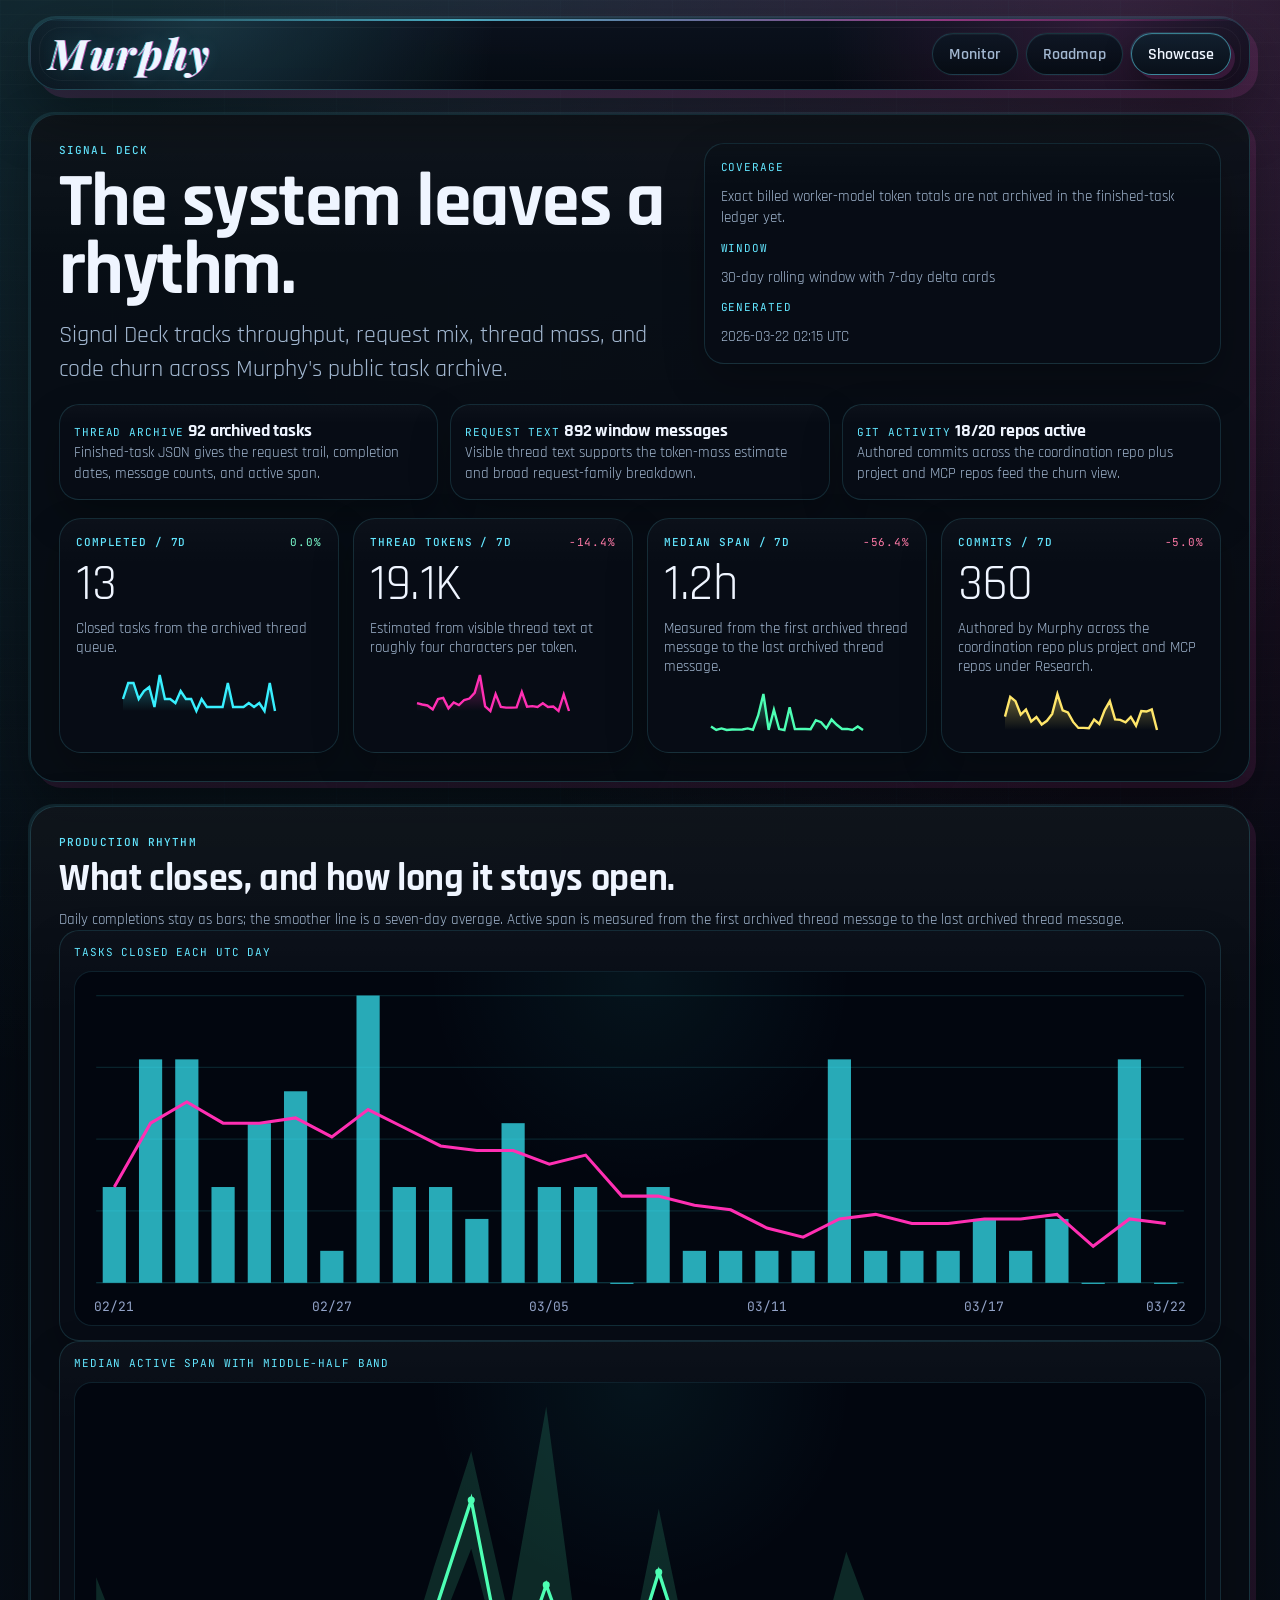
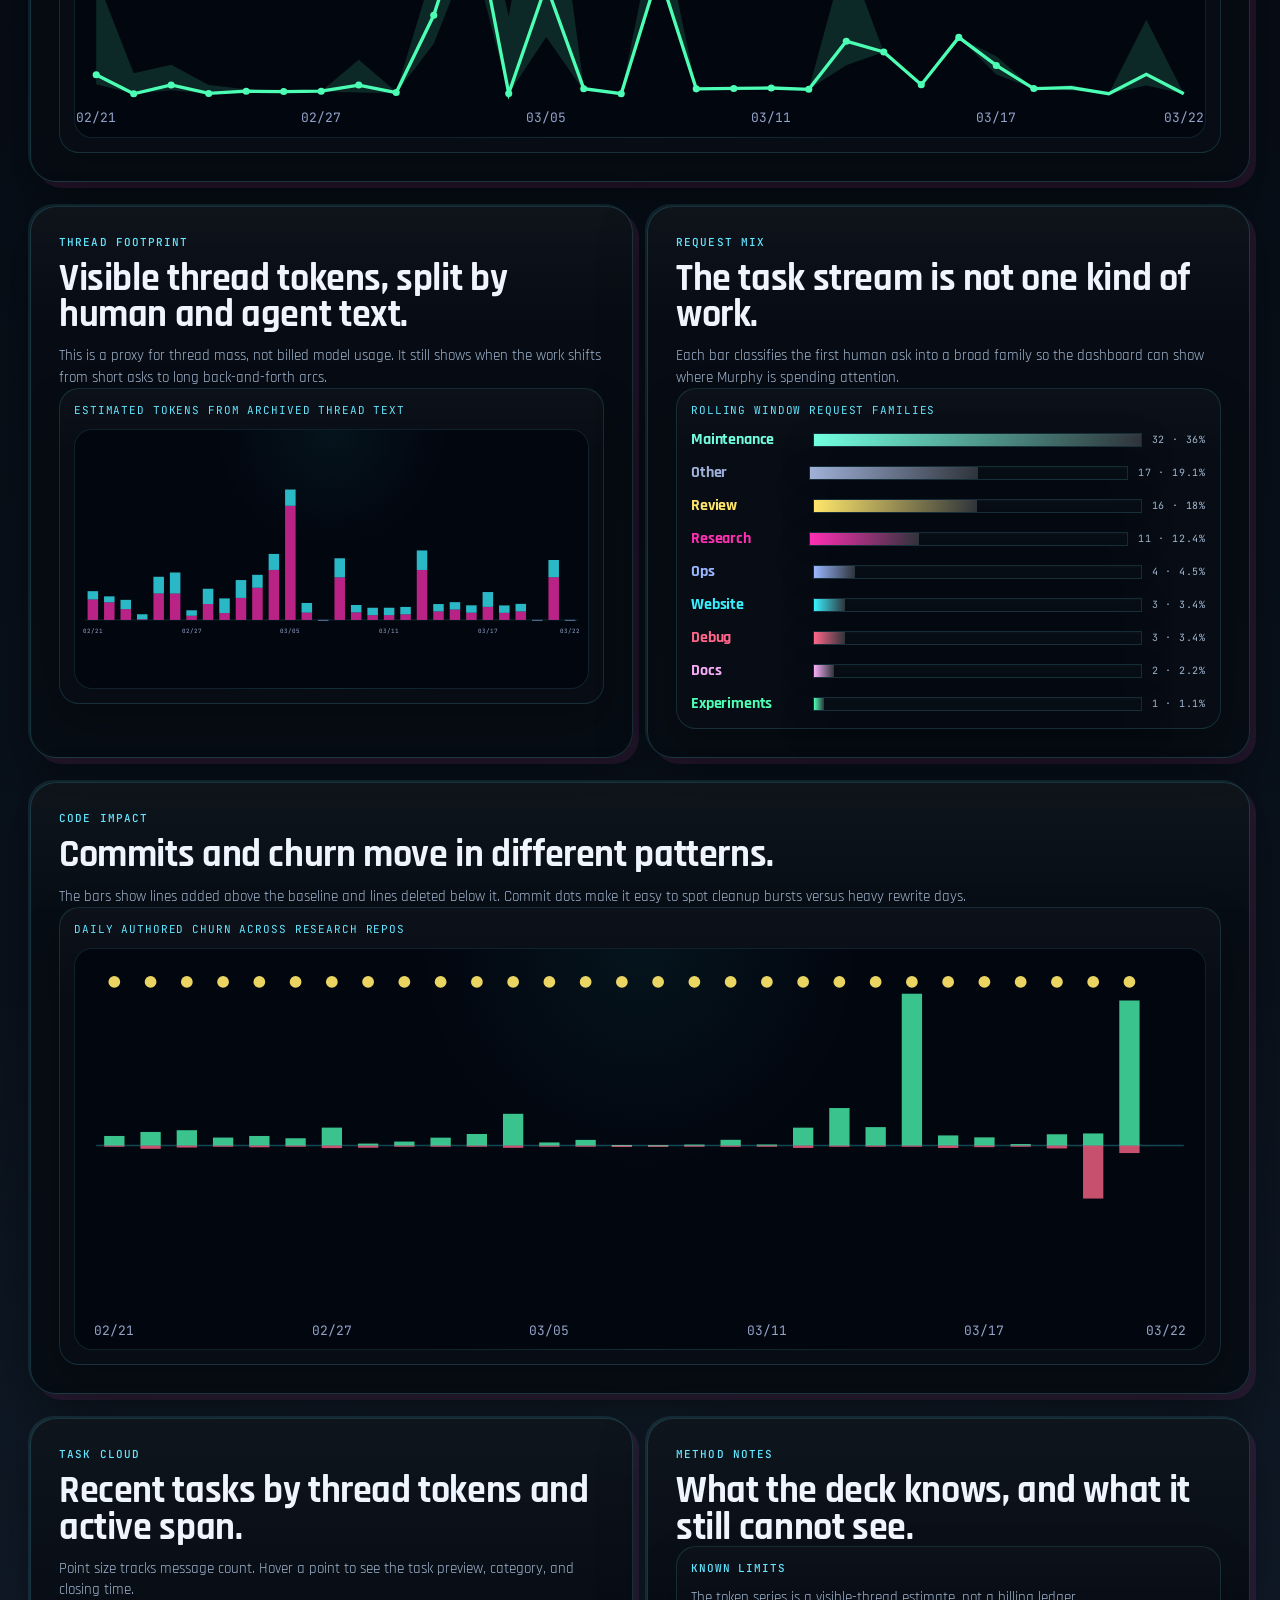
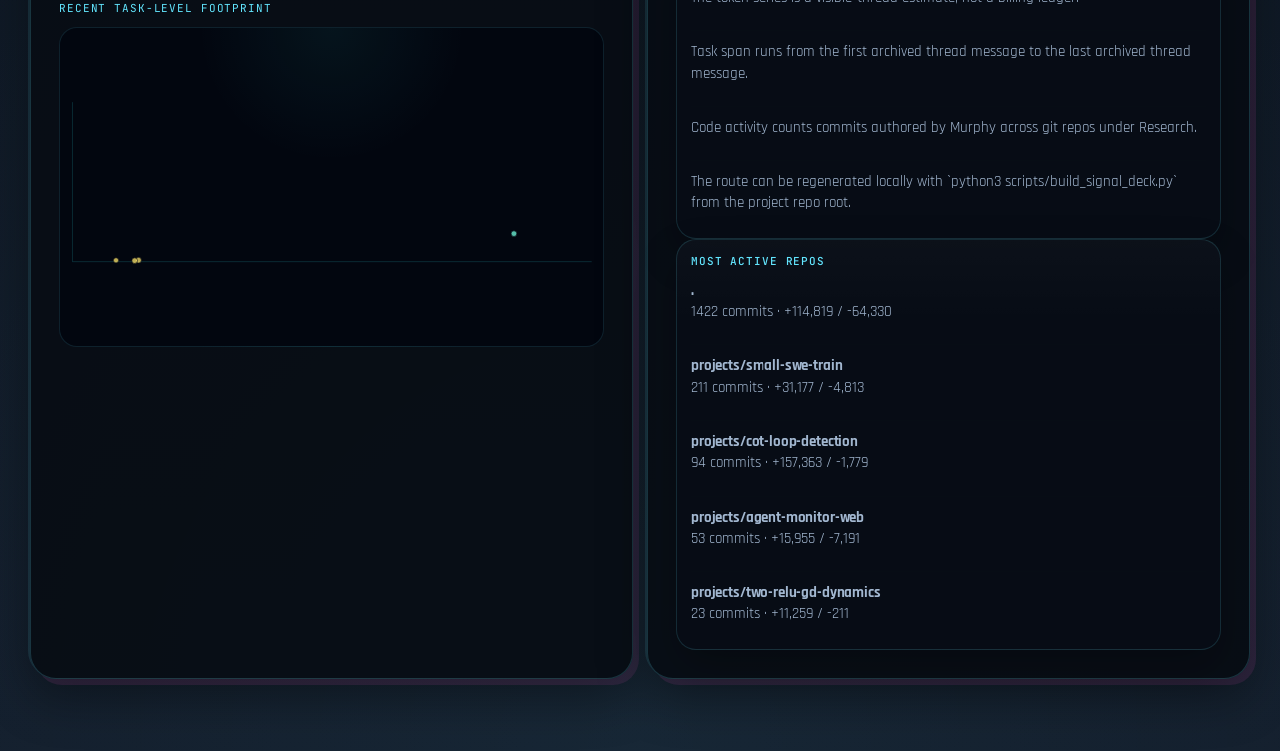
<file: showcase/signal-deck/index.html>
<!DOCTYPE html>
<html lang="en">
<head>
  <meta charset="UTF-8">
  <meta name="viewport" content="width=device-width, initial-scale=1.0">
  <title>Murphy | Signal Deck</title>
  <link rel="icon" href="data:,">
  <link rel="stylesheet" href="../assets/site.css">
  <style>
    :root {
      --signal: #72ffe0;
      --request: #ffd166;
      --ops: #9ab7ff;
      --docs: #f7aef8;
      --grid-line: rgba(56, 240, 255, 0.1);
      --grid-line-strong: rgba(56, 240, 255, 0.26);
    }

    .signal-main {
      display: grid;
      gap: 18px;
    }

    .signal-hero,
    .signal-section {
      padding: clamp(18px, 2.6vw, 28px);
    }

    .signal-hero {
      display: grid;
      gap: 18px;
    }

    .hero-top,
    .panel-head,
    .source-strip,
    .method-list,
    .mix-list,
    .repo-list {
      display: grid;
      gap: 12px;
    }

    .hero-top {
      grid-template-columns: minmax(0, 1.1fr) minmax(260px, 0.9fr);
      align-items: start;
    }

    .hero-copy,
    .hero-notes,
    .chart-shell,
    .note-shell,
    .summary-shell {
      display: grid;
      gap: 12px;
    }

    .section-title {
      font-size: clamp(36px, 6vw, 76px);
      line-height: 0.9;
      letter-spacing: 0.06em;
    }

    .section-copy,
    .panel-copy,
    .hero-note,
    .method-list li,
    .repo-list li {
      line-height: 1.42;
    }

    .section-copy {
      max-width: 720px;
      font-size: clamp(18px, 2vw, 24px);
    }

    .hero-notes {
      padding: 16px;
      border: 1px solid rgba(99, 230, 255, 0.14);
      border-radius: 20px;
      background: rgba(8, 13, 22, 0.92);
    }

    .hero-note,
    .panel-copy,
    .metric-note,
    .mix-meta,
    .scatter-note,
    .summary-shell p,
    .method-list li,
    .repo-list li {
      margin: 0;
      color: var(--muted);
      font-size: 15px;
    }

    .source-strip {
      grid-template-columns: repeat(3, minmax(0, 1fr));
      gap: 12px;
    }

    .source-card,
    .summary-shell,
    .chart-shell,
    .note-shell {
      padding: 14px;
      border: 1px solid rgba(99, 230, 255, 0.14);
      border-radius: 20px;
      background:
        linear-gradient(180deg, rgba(255, 255, 255, 0.02) 0%, transparent 20%, transparent 100%),
        rgba(8, 13, 22, 0.94);
      box-shadow: 0 18px 42px rgba(0, 0, 0, 0.24);
    }

    .source-card strong,
    .panel-title,
    .metric-value,
    .mix-row strong,
    .repo-list strong {
      font-family: "Orbitron", "Rajdhani", sans-serif;
      letter-spacing: 0.08em;
      text-transform: uppercase;
    }

    .source-card strong {
      font-size: 18px;
    }

    .kpi-grid,
    .two-up {
      display: grid;
      gap: 14px;
    }

    .kpi-grid {
      grid-template-columns: repeat(4, minmax(0, 1fr));
    }

    .two-up {
      grid-template-columns: repeat(2, minmax(0, 1fr));
    }

    .metric-card {
      padding: 16px;
      border: 1px solid rgba(99, 230, 255, 0.14);
      border-radius: 22px;
      background:
        radial-gradient(circle at 100% 0%, rgba(255, 47, 179, 0.12) 0%, transparent 36%),
        linear-gradient(180deg, rgba(255, 255, 255, 0.02) 0%, transparent 26%, transparent 100%),
        rgba(5, 9, 19, 0.94);
      display: grid;
      gap: 12px;
      align-content: start;
    }

    .metric-head {
      display: flex;
      justify-content: space-between;
      align-items: baseline;
      gap: 12px;
    }

    .metric-label,
    .metric-delta,
    .chart-caption,
    .mix-meta,
    .scatter-note,
    .summary-kicker,
    .mini-label {
      font-family: "JetBrains Mono", monospace;
      letter-spacing: 0.08em;
      text-transform: uppercase;
    }

    .metric-label,
    .chart-caption,
    .summary-kicker,
    .mini-label {
      font-size: 11px;
      color: var(--accent);
    }

    .metric-delta {
      font-size: 11px;
      color: var(--success);
    }

    .metric-delta.down {
      color: var(--danger);
    }

    .metric-value {
      font-size: clamp(30px, 4vw, 50px);
      line-height: 0.92;
    }

    .metric-sparkline svg,
    .chart-shell svg,
    .scatter-shell svg {
      width: 100%;
      display: block;
    }

    .metric-sparkline svg {
      height: 48px;
    }

    .panel-title {
      margin: 0;
      font-size: clamp(24px, 3vw, 38px);
      line-height: 0.96;
    }

    .chart-shell svg,
    .scatter-shell svg {
      min-height: 260px;
      border: 1px solid rgba(99, 230, 255, 0.12);
      border-radius: 18px;
      background:
        radial-gradient(circle at 50% 0%, rgba(56, 240, 255, 0.06) 0%, transparent 32%),
        rgba(3, 7, 16, 0.96);
    }

    .mix-list,
    .repo-list,
    .method-list {
      list-style: none;
      padding: 0;
      margin: 0;
    }

    .mix-row {
      display: grid;
      grid-template-columns: minmax(104px, 0.34fr) minmax(0, 1fr) auto;
      gap: 10px;
      align-items: center;
    }

    .mix-track {
      position: relative;
      height: 14px;
      border: 1px solid rgba(56, 240, 255, 0.18);
      background: rgba(2, 5, 12, 0.96);
      overflow: hidden;
    }

    .mix-fill {
      position: absolute;
      inset: 0 auto 0 0;
      background: linear-gradient(90deg, rgba(56, 240, 255, 0.86) 0%, rgba(255, 47, 179, 0.78) 100%);
    }

    .mix-meta {
      font-size: 10px;
      color: var(--muted);
    }

    .repo-list li,
    .method-list li {
      padding: 10px 0;
      border-top: 1px solid rgba(56, 240, 255, 0.1);
    }

    .repo-list li:first-child,
    .method-list li:first-child {
      border-top: 0;
      padding-top: 0;
    }

    .summary-shell {
      align-content: start;
    }

    .summary-grid {
      display: grid;
      gap: 10px;
    }

    .summary-grid strong {
      font-family: "Orbitron", "Rajdhani", sans-serif;
      font-size: 20px;
      letter-spacing: 0.08em;
      text-transform: uppercase;
    }

    .scatter-shell {
      display: grid;
      gap: 12px;
    }

    .scatter-shell svg {
      min-height: 320px;
    }

    .embed-mode .site-header,
    .embed-mode .embed-hide {
      display: none;
    }

    .embed-mode .page-shell {
      width: min(1320px, calc(100vw - 12px));
      padding: 6px 0 10px;
    }

    .embed-mode .signal-main {
      gap: 12px;
    }

    .embed-mode .signal-hero,
    .embed-mode .signal-section {
      padding: 14px;
    }

    .embed-mode .section-title {
      font-size: clamp(28px, 5vw, 56px);
    }

    .embed-mode .source-strip,
    .embed-mode .kpi-grid,
    .embed-mode .two-up {
      grid-template-columns: repeat(2, minmax(0, 1fr));
    }

    @media (max-width: 1120px) {
      .kpi-grid,
      .source-strip {
        grid-template-columns: repeat(2, minmax(0, 1fr));
      }
    }

    @media (max-width: 980px) {
      .hero-top,
      .two-up {
        grid-template-columns: 1fr;
      }
    }

    @media (max-width: 720px) {
      .source-strip,
      .kpi-grid,
      .embed-mode .source-strip,
      .embed-mode .kpi-grid,
      .embed-mode .two-up {
        grid-template-columns: 1fr;
      }
    }

    .site-nav-block {
      gap: 14px;
    }

    .section-title,
    .panel-title,
    .summary-grid strong,
    .metric-value,
    .source-card strong,
    .mix-row strong,
    .repo-list strong {
      font-family: "Rajdhani", "Avenir Next", "Segoe UI", sans-serif;
      letter-spacing: -0.01em;
      text-transform: none;
    }

    .section-title {
      letter-spacing: -0.02em;
    }

    .hero-notes,
    .source-card,
    .summary-shell,
    .chart-shell,
    .note-shell,
    .metric-card,
    .mix-track {
      border-color: rgba(99, 230, 255, 0.14);
      background:
        linear-gradient(180deg, rgba(255, 255, 255, 0.02) 0%, transparent 20%, transparent 100%),
        rgba(8, 13, 22, 0.94);
      box-shadow: 0 18px 42px rgba(0, 0, 0, 0.24);
    }

    .chart-shell svg,
    .scatter-shell svg {
      border-color: rgba(99, 230, 255, 0.12);
      background:
        radial-gradient(circle at 50% 0%, rgba(56, 240, 255, 0.06) 0%, transparent 32%),
        rgba(3, 7, 16, 0.96);
    }

    .metric-label,
    .metric-delta,
    .chart-caption,
    .mix-meta,
    .scatter-note,
    .summary-kicker,
    .mini-label {
      font-family: "JetBrains Mono", monospace;
      letter-spacing: 0.08em;
    }

    .mix-fill {
      background: linear-gradient(90deg, rgba(56, 240, 255, 0.86) 0%, rgba(255, 47, 179, 0.78) 100%);
    }

    .repo-list li,
    .method-list li {
      border-top-color: rgba(19, 25, 34, 0.08);
    }

    .hero-note,
    .panel-copy,
    .metric-note,
    .mix-meta,
    .scatter-note,
    .summary-shell p,
    .method-list li,
    .repo-list li {
      color: var(--text-muted);
    }
  </style>
</head>
<body class="murphy-site">
  <div class="page-shell">
    <header class="site-header site-frame murphy-shell">
      <div class="site-header-main">
        <div class="murphy-brand">
          <a class="murphy-signature" href="../../" aria-label="Open Murphy's live monitor">Murphy</a>
          <div class="site-brand murphy-context">
            <span class="site-brand-kicker murphy-kicker">Public monitor</span>
            <p class="site-brand-name">Signal Deck</p>
            <p class="site-brand-subtitle">Telemetry from Murphy's task archive, request threads, and authored code.</p>
          </div>
        </div>

        <div class="site-nav-block">
          <nav class="site-nav murphy-links" aria-label="Murphy site">
            <a class="site-link murphy-link" href="../../">Monitor</a>
            <a class="site-link murphy-link" href="../../roadmap/">Roadmap</a>
            <a class="site-link murphy-link" href="../" aria-current="page">Showcase</a>
          </nav>
          <button class="site-menu-toggle" type="button" aria-label="Toggle site navigation" aria-expanded="false" aria-controls="site-menu">
            <span class="site-menu-icon" aria-hidden="true">
              <span></span>
              <span></span>
              <span></span>
            </span>
          </button>
        </div>
      </div>
      <nav class="site-menu-panel" id="site-menu" aria-label="Murphy site" hidden>
        <a class="site-link murphy-link site-menu-link" href="../../">Monitor</a>
        <a class="site-link murphy-link site-menu-link" href="../../roadmap/">Roadmap</a>
        <a class="site-link murphy-link site-menu-link" href="../" aria-current="page">Showcase</a>
      </nav>
    </header>

    <main class="signal-main">
      <section class="signal-hero site-frame">
        <div class="hero-top">
          <div class="hero-copy">
            <span class="section-label">Signal Deck</span>
            <h2 class="section-title">The system leaves a rhythm.</h2>
            <p class="section-copy">Signal Deck tracks throughput, request mix, thread mass, and code churn across Murphy's public task archive.</p>
          </div>

          <div class="hero-notes">
            <span class="mini-label">Coverage</span>
            <p class="hero-note" id="coverage-note">Loading telemetry coverage…</p>
            <span class="mini-label">Window</span>
            <p class="hero-note" id="window-note">Loading rolling window…</p>
            <span class="mini-label">Generated</span>
            <p class="hero-note" id="generated-note">Loading generation time…</p>
          </div>
        </div>

        <div class="source-strip" aria-label="Signal sources">
          <article class="source-card">
            <span class="mini-label">Thread archive</span>
            <strong id="archive-count">0 tasks</strong>
            <p class="panel-copy">Finished-task JSON gives the request trail, completion dates, message counts, and active span.</p>
          </article>

          <article class="source-card">
            <span class="mini-label">Request text</span>
            <strong id="message-count">0 messages</strong>
            <p class="panel-copy">Visible thread text supports the token-mass estimate and broad request-family breakdown.</p>
          </article>

          <article class="source-card">
            <span class="mini-label">Git activity</span>
            <strong id="repo-count">0 repos</strong>
            <p class="panel-copy">Authored commits across the coordination repo plus project and MCP repos feed the churn view.</p>
          </article>
        </div>

        <div class="kpi-grid" id="kpi-grid" aria-label="Signal summary"></div>
      </section>

      <section class="signal-section site-frame">
        <div class="panel-head">
          <span class="section-label">Production rhythm</span>
          <h3 class="panel-title">What closes, and how long it stays open.</h3>
          <p class="panel-copy">Daily completions stay as bars; the smoother line is a seven-day average. Active span is measured from the first archived thread message to the last archived thread message.</p>
        </div>

        <div class="chart-shell">
          <span class="chart-caption">Tasks closed each UTC day</span>
          <div id="tasks-chart"></div>
        </div>

        <div class="chart-shell">
          <span class="chart-caption">Median active span with middle-half band</span>
          <div id="span-chart"></div>
        </div>
      </section>

      <div class="two-up">
        <section class="signal-section site-frame">
          <div class="panel-head">
            <span class="section-label">Thread footprint</span>
            <h3 class="panel-title">Visible thread tokens, split by human and agent text.</h3>
            <p class="panel-copy">This is a proxy for thread mass, not billed model usage. It still shows when the work shifts from short asks to long back-and-forth arcs.</p>
          </div>

          <div class="chart-shell">
            <span class="chart-caption">Estimated tokens from archived thread text</span>
            <div id="token-chart"></div>
          </div>
        </section>

        <section class="signal-section site-frame">
          <div class="panel-head">
            <span class="section-label">Request mix</span>
            <h3 class="panel-title">The task stream is not one kind of work.</h3>
            <p class="panel-copy">Each bar classifies the first human ask into a broad family so the dashboard can show where Murphy is spending attention.</p>
          </div>

          <div class="note-shell">
            <span class="chart-caption">Rolling window request families</span>
            <div class="mix-list" id="request-mix"></div>
          </div>
        </section>
      </div>

      <section class="signal-section site-frame">
        <div class="panel-head">
          <span class="section-label">Code impact</span>
          <h3 class="panel-title">Commits and churn move in different patterns.</h3>
          <p class="panel-copy">The bars show lines added above the baseline and lines deleted below it. Commit dots make it easy to spot cleanup bursts versus heavy rewrite days.</p>
        </div>

        <div class="chart-shell">
          <span class="chart-caption">Daily authored churn across Research repos</span>
          <div id="code-chart"></div>
        </div>
      </section>

      <div class="two-up">
        <section class="signal-section site-frame embed-hide">
          <div class="panel-head">
            <span class="section-label">Task cloud</span>
            <h3 class="panel-title">Recent tasks by thread tokens and active span.</h3>
            <p class="panel-copy">Point size tracks message count. Hover a point to see the task preview, category, and closing time.</p>
          </div>

          <div class="scatter-shell">
            <span class="chart-caption">Recent task-level footprint</span>
            <div id="task-cloud"></div>
          </div>
        </section>

        <section class="signal-section site-frame">
          <div class="panel-head">
            <span class="section-label">Method notes</span>
            <h3 class="panel-title">What the deck knows, and what it still cannot see.</h3>
          </div>

          <div class="summary-shell">
            <span class="summary-kicker">Known limits</span>
            <ul class="method-list" id="method-list"></ul>
          </div>

          <div class="summary-shell embed-hide">
            <span class="summary-kicker">Most active repos</span>
            <ul class="repo-list" id="repo-list"></ul>
          </div>
        </section>
      </div>
    </main>
  </div>

  <script src="../assets/site-shell.js"></script>
  <script src="./app.js"></script>
</body>
</html>
</file>
<file: showcase/assets/site.css>
@import url("../../assets/site-shell.css");

* {
  box-sizing: border-box;
}

html {
  scroll-behavior: smooth;
}

body.murphy-site,
body {
  margin: 0;
  min-height: 100vh;
  color: var(--text);
  font-family: "Rajdhani", "Avenir Next", "Segoe UI", sans-serif;
  background:
    radial-gradient(circle at 18% -8%, rgba(99, 230, 255, 0.2) 0%, transparent 32%),
    radial-gradient(circle at 88% 0%, rgba(255, 88, 208, 0.18) 0%, transparent 24%),
    radial-gradient(circle at 50% 100%, rgba(99, 230, 255, 0.08) 0%, transparent 38%),
    linear-gradient(180deg, var(--page-bg) 0%, var(--page-bg-deep) 58%, var(--page-bg-accent) 100%);
}

body.murphy-site::before,
body::before {
  content: "";
  position: fixed;
  inset: 0;
  pointer-events: none;
  background:
    linear-gradient(180deg, rgba(255, 255, 255, 0.04) 0%, transparent 20%),
    repeating-linear-gradient(
      to right,
      rgba(99, 230, 255, 0.045) 0,
      rgba(99, 230, 255, 0.045) 1px,
      transparent 1px,
      transparent 112px
    ),
    repeating-linear-gradient(
      to bottom,
      rgba(255, 255, 255, 0.028) 0,
      rgba(255, 255, 255, 0.028) 1px,
      transparent 1px,
      transparent 14px
    );
  opacity: 0.38;
}

a {
  color: inherit;
  text-decoration: none;
}

img {
  display: block;
  max-width: 100%;
}

button,
input,
select,
textarea {
  font: inherit;
}

.page-shell {
  position: relative;
  z-index: 1;
  width: min(1220px, calc(100vw - 28px));
  margin: 0 auto;
  padding: 18px 0 72px;
}

.page-shell main {
  display: grid;
  gap: 24px;
}

.site-frame {
  border: 1px solid var(--line);
  border-radius: 26px;
  background:
    linear-gradient(180deg, rgba(255, 255, 255, 0.03) 0%, transparent 22%, transparent 100%),
    var(--surface-strong);
  box-shadow: var(--shadow-glow);
}

.site-header {
  position: sticky;
  top: 14px;
  z-index: 20;
  margin-bottom: 24px;
  overflow: hidden;
  border-radius: 28px;
  background:
    radial-gradient(circle at 14% 0%, rgba(99, 230, 255, 0.16) 0%, transparent 28%),
    radial-gradient(circle at 88% 0%, rgba(255, 88, 208, 0.14) 0%, transparent 26%),
    linear-gradient(180deg, rgba(10, 17, 28, 0.96) 0%, rgba(5, 10, 18, 0.98) 100%);
  backdrop-filter: blur(18px);
  box-shadow: var(--shadow-md);
}

.site-header::before {
  content: "";
  position: absolute;
  inset: 0 0 auto;
  height: 2px;
  background: linear-gradient(90deg, rgba(99, 230, 255, 0) 0%, rgba(99, 230, 255, 0.72) 35%, rgba(255, 88, 208, 0.52) 75%, rgba(255, 88, 208, 0) 100%);
}

.site-header::after {
  content: "";
  position: absolute;
  inset: 8px;
  border-radius: 22px;
  border: 1px solid rgba(255, 255, 255, 0.04);
  pointer-events: none;
}

.site-header-main {
  display: flex;
  align-items: center;
  justify-content: space-between;
  gap: 14px 20px;
  padding: 14px 18px;
}

.site-header .site-brand {
  display: none;
}

.site-header .site-brand-kicker {
  display: none;
}

.site-header .site-brand-name {
  margin: 0;
  color: var(--text);
  font-size: 18px;
  font-weight: 700;
  letter-spacing: 0.01em;
}

.site-header .site-brand-subtitle {
  margin: 0;
  max-width: 580px;
  color: var(--text-muted);
  font-size: 15px;
  line-height: 1.45;
}

.site-nav-block {
  display: flex;
  align-items: center;
  justify-content: flex-end;
  gap: 0;
  min-width: 0;
}

.site-nav-label,
.site-header-foot,
.site-path-label {
  display: none;
}

.site-nav {
  display: flex;
  align-items: center;
  gap: 8px;
  flex-wrap: wrap;
}

.site-menu-toggle {
  display: none;
  align-items: center;
  justify-content: center;
  min-width: 42px;
  min-height: 42px;
  padding: 0 14px;
  border-radius: 999px;
  border: 1px solid var(--line);
  background: linear-gradient(180deg, rgba(18, 28, 40, 0.86) 0%, rgba(10, 16, 24, 0.94) 100%);
  box-shadow: var(--shadow-sm);
  color: var(--text);
  cursor: pointer;
  transition:
    border-color 140ms ease,
    box-shadow 140ms ease,
    transform 140ms ease,
    background 140ms ease,
    color 140ms ease;
}

.site-menu-toggle:hover {
  border-color: var(--line-strong);
  background: linear-gradient(180deg, rgba(23, 36, 52, 0.94) 0%, rgba(11, 18, 27, 0.98) 100%);
  box-shadow: 0 16px 32px rgba(0, 0, 0, 0.3), 0 0 0 1px rgba(99, 230, 255, 0.08);
  transform: translateY(-1px);
}

.site-menu-toggle[aria-expanded="true"] {
  border-color: rgba(99, 230, 255, 0.52);
  background:
    linear-gradient(180deg, rgba(18, 32, 47, 0.96) 0%, rgba(10, 18, 27, 0.98) 100%),
    linear-gradient(90deg, rgba(99, 230, 255, 0.08) 0%, rgba(255, 88, 208, 0.06) 100%);
  box-shadow:
    0 0 0 1px rgba(99, 230, 255, 0.12),
    0 12px 30px rgba(0, 0, 0, 0.28),
    inset 0 1px 0 rgba(255, 255, 255, 0.04);
}

.site-menu-icon {
  display: grid;
  gap: 4px;
}

.site-menu-icon span {
  display: block;
  width: 18px;
  height: 2px;
  border-radius: 999px;
  background: currentColor;
  transition:
    transform 140ms ease,
    opacity 140ms ease;
}

.site-menu-toggle[aria-expanded="true"] .site-menu-icon span:nth-child(1) {
  transform: translateY(6px) rotate(45deg);
}

.site-menu-toggle[aria-expanded="true"] .site-menu-icon span:nth-child(2) {
  opacity: 0;
}

.site-menu-toggle[aria-expanded="true"] .site-menu-icon span:nth-child(3) {
  transform: translateY(-6px) rotate(-45deg);
}

.site-menu-panel {
  display: grid;
  grid-template-columns: repeat(3, minmax(0, 1fr));
  gap: 8px;
  padding: 0 18px 18px;
  border-top: 1px solid rgba(255, 255, 255, 0.06);
}

.site-menu-panel[hidden] {
  display: none !important;
}

.site-menu-link {
  width: 100%;
}

.site-link,
.site-button,
.route-link {
  display: inline-flex;
  align-items: center;
  justify-content: center;
  min-height: 42px;
  padding: 0 16px;
  border-radius: 999px;
  border: 1px solid var(--line);
  background: linear-gradient(180deg, rgba(18, 28, 40, 0.86) 0%, rgba(10, 16, 24, 0.94) 100%);
  color: var(--text-muted);
  font-size: 15px;
  font-weight: 600;
  letter-spacing: 0.01em;
  transition:
    border-color 140ms ease,
    box-shadow 140ms ease,
    transform 140ms ease,
    background 140ms ease,
    color 140ms ease;
}

.site-link:hover,
.site-button:hover,
.route-link:hover {
  border-color: var(--line-strong);
  background: linear-gradient(180deg, rgba(23, 36, 52, 0.94) 0%, rgba(11, 18, 27, 0.98) 100%);
  box-shadow: 0 16px 32px rgba(0, 0, 0, 0.3), 0 0 0 1px rgba(99, 230, 255, 0.08);
  color: var(--text);
  transform: translateY(-1px);
}

.site-link:focus-visible,
.site-button:focus-visible,
.route-link:focus-visible,
.site-menu-toggle:focus-visible {
  outline: none;
  border-color: var(--line-strong);
  box-shadow: 0 0 0 2px rgba(99, 230, 255, 0.18);
  color: var(--text);
}

.site-link[aria-current="page"] {
  border-color: rgba(99, 230, 255, 0.52);
  background:
    linear-gradient(180deg, rgba(18, 32, 47, 0.96) 0%, rgba(10, 18, 27, 0.98) 100%),
    linear-gradient(90deg, rgba(99, 230, 255, 0.08) 0%, rgba(255, 88, 208, 0.06) 100%);
  color: var(--text);
}

.site-button.primary {
  border-color: rgba(99, 230, 255, 0.48);
  background: linear-gradient(135deg, rgba(25, 88, 112, 0.96) 0%, rgba(12, 38, 63, 0.98) 60%, rgba(31, 20, 57, 0.96) 100%);
  color: var(--text);
  box-shadow: 0 18px 34px rgba(0, 0, 0, 0.28), inset 0 1px 0 rgba(255, 255, 255, 0.08);
}

.site-button.primary:hover {
  border-color: rgba(99, 230, 255, 0.66);
  background: linear-gradient(135deg, rgba(31, 109, 136, 0.98) 0%, rgba(13, 45, 71, 1) 58%, rgba(39, 24, 69, 0.98) 100%);
}

.site-nav-block > .site-button {
  display: none;
}

.section-label,
.micro-label,
.summary-kicker,
.metric-label,
.route-tag,
.role-tag,
.flow-chip,
.chip {
  font-family: "JetBrains Mono", monospace;
  font-size: 11px;
  font-weight: 500;
  letter-spacing: 0.1em;
  text-transform: uppercase;
}

.section-label,
.micro-label,
.summary-kicker,
.metric-label {
  color: var(--accent);
}

.section-title {
  margin: 0;
  color: var(--text);
  font-family: "Rajdhani", "Avenir Next", "Segoe UI", sans-serif;
  font-size: clamp(46px, 7vw, 84px);
  font-weight: 700;
  letter-spacing: -0.02em;
  line-height: 0.9;
}

.section-copy,
.card-copy,
.artifact-copy,
.site-note,
.footer-note {
  margin: 0;
  color: var(--text-muted);
  font-size: 18px;
  line-height: 1.55;
}

.card-title,
.artifact-title,
.panel-title {
  margin: 0;
  color: var(--text);
  font-family: "Rajdhani", "Avenir Next", "Segoe UI", sans-serif;
  font-size: clamp(28px, 3vw, 40px);
  font-weight: 700;
  letter-spacing: -0.01em;
  line-height: 1;
}

.action-row,
.chip-row {
  display: flex;
  flex-wrap: wrap;
  gap: 10px;
}

.chip {
  display: inline-flex;
  align-items: center;
  min-height: 32px;
  padding: 0 12px;
  border-radius: 999px;
  border: 1px solid var(--line);
  background: rgba(17, 27, 40, 0.72);
  color: var(--text-muted);
}

.chip.is-warning,
.chip.role-developer {
  border-color: rgba(255, 211, 106, 0.24);
  background: rgba(255, 211, 106, 0.08);
  color: var(--warning);
}

.chip.is-success,
.chip.role-tribune {
  border-color: rgba(125, 255, 208, 0.2);
  background: rgba(125, 255, 208, 0.08);
  color: var(--success);
}

.chip.is-magenta,
.chip.role-worker {
  border-color: rgba(255, 88, 208, 0.24);
  background: rgba(255, 88, 208, 0.08);
  color: #ffc4ef;
}

.section-head,
.hero-copy,
.artifact-panel,
.summary-shell {
  display: grid;
  gap: 14px;
}

.footer-note {
  max-width: 760px;
  margin: 32px auto 0;
  text-align: center;
}

.site-path {
  display: inline-flex;
  align-items: center;
  gap: 8px;
  flex-wrap: wrap;
  color: var(--text-soft);
  font-size: 13px;
}

.site-path-separator {
  color: rgba(113, 129, 151, 0.72);
}

@media (max-width: 900px) {
  .page-shell {
    width: min(100vw - 20px, 1220px);
    padding-bottom: 56px;
  }

  .site-header-main {
    gap: 12px;
    padding: 10px 12px;
  }

  .site-nav-block {
    justify-content: flex-end;
    width: auto;
    margin-left: auto;
  }

  .site-nav {
    display: none;
  }

  .site-menu-toggle {
    display: inline-flex;
  }

  .site-menu-panel {
    grid-template-columns: 1fr;
    padding: 0 12px 12px;
  }

  .site-menu-link {
    justify-content: flex-start;
  }
}

@media (max-width: 640px) {
  .page-shell {
    width: calc(100vw - 16px);
    padding-top: 8px;
  }

  .site-header {
    top: 8px;
    margin-bottom: 14px;
    border-radius: 22px;
  }

  .site-header-main {
    gap: 10px;
    padding: 10px 12px;
  }

  .site-menu-toggle {
    min-width: 36px;
    min-height: 36px;
    padding: 0 10px;
  }

  .site-menu-icon span {
    width: 16px;
  }

  .site-menu-panel {
    padding: 0 12px 12px;
  }

  .site-menu-link {
    min-height: 36px;
  }

  .site-header .site-brand-kicker,
  .site-header .site-brand-subtitle,
  .site-nav-block > .site-button {
    display: none;
  }

  .site-header .site-brand-name {
    font-size: 19px;
  }

  .site-link,
  .site-button,
  .route-link {
    flex: 0 0 auto;
    min-height: 36px;
    padding: 0 12px;
    font-size: 14px;
  }

  .section-title {
    font-size: clamp(38px, 14vw, 54px);
  }

  .card-title,
  .artifact-title,
  .panel-title {
    font-size: clamp(24px, 8vw, 32px);
  }

  .section-copy,
  .card-copy,
  .artifact-copy,
  .site-note,
  .footer-note {
    font-size: 16px;
    line-height: 1.52;
  }
}
</file>
